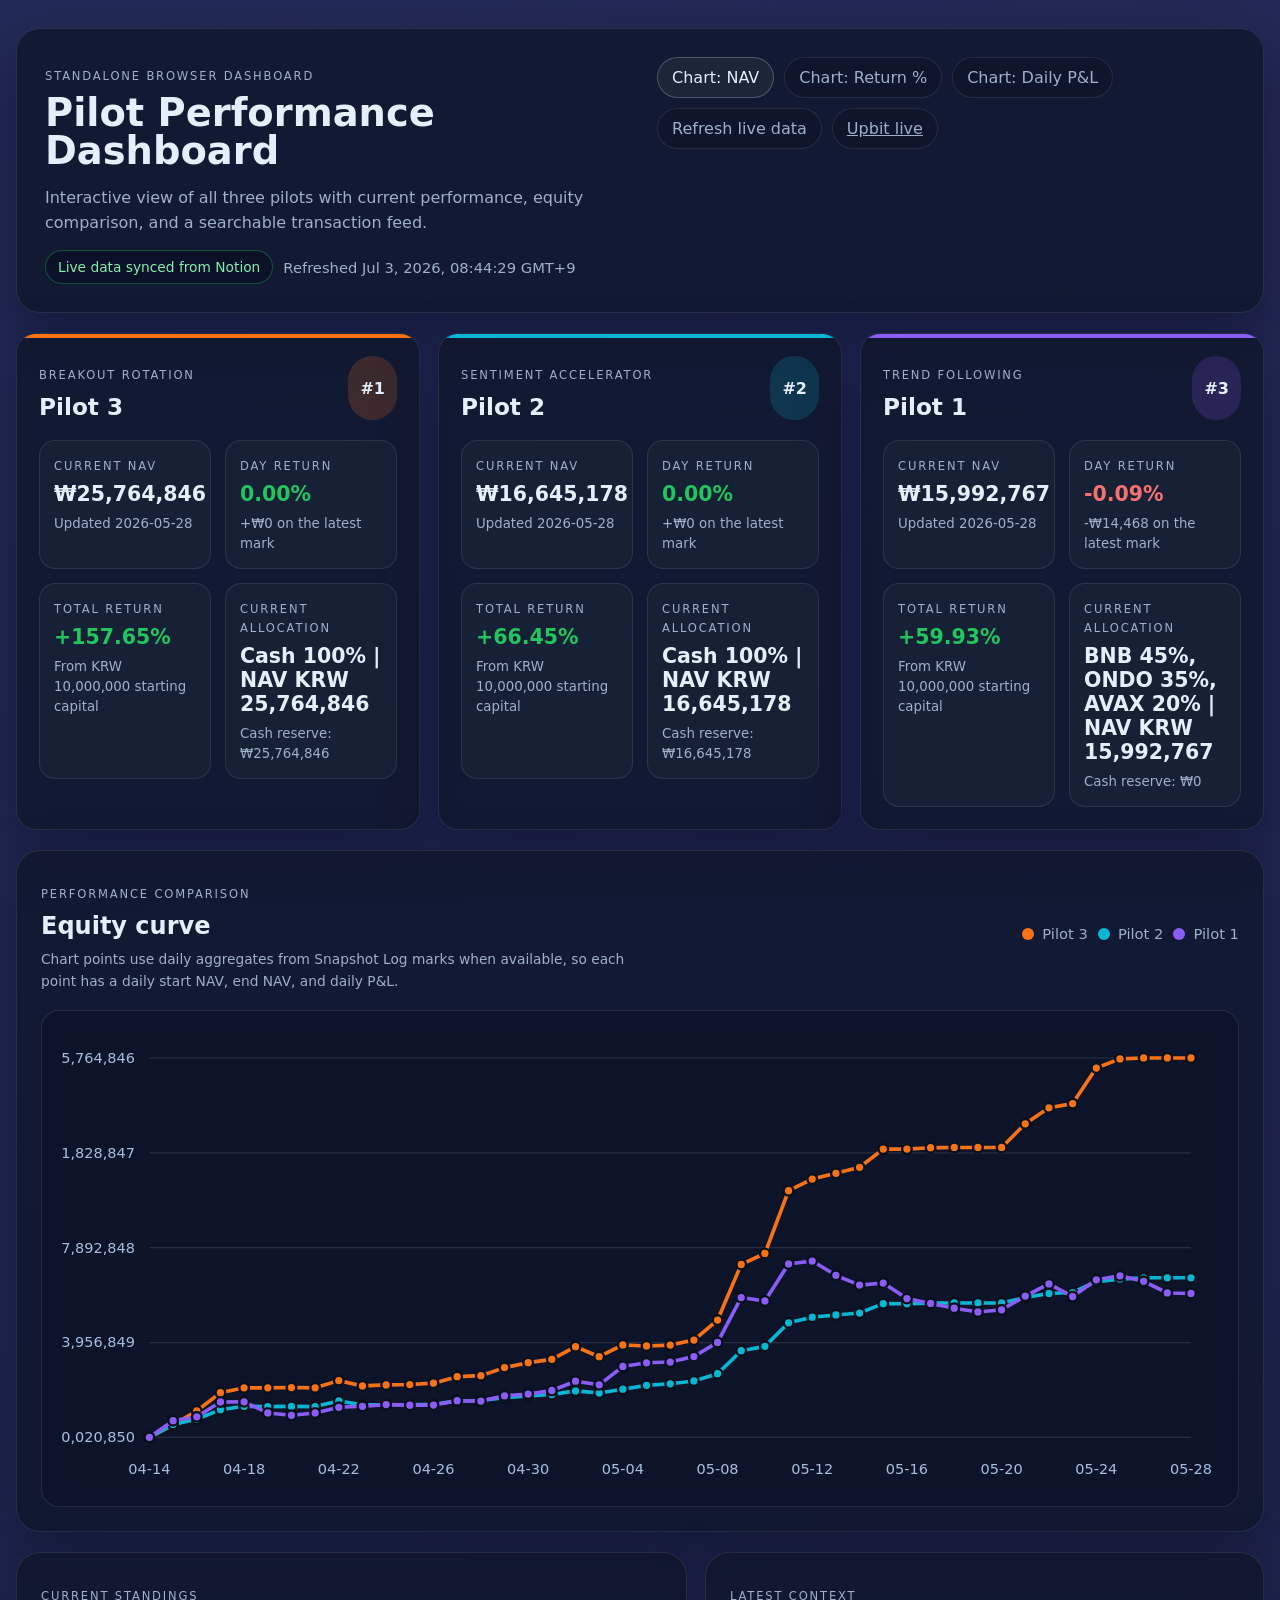
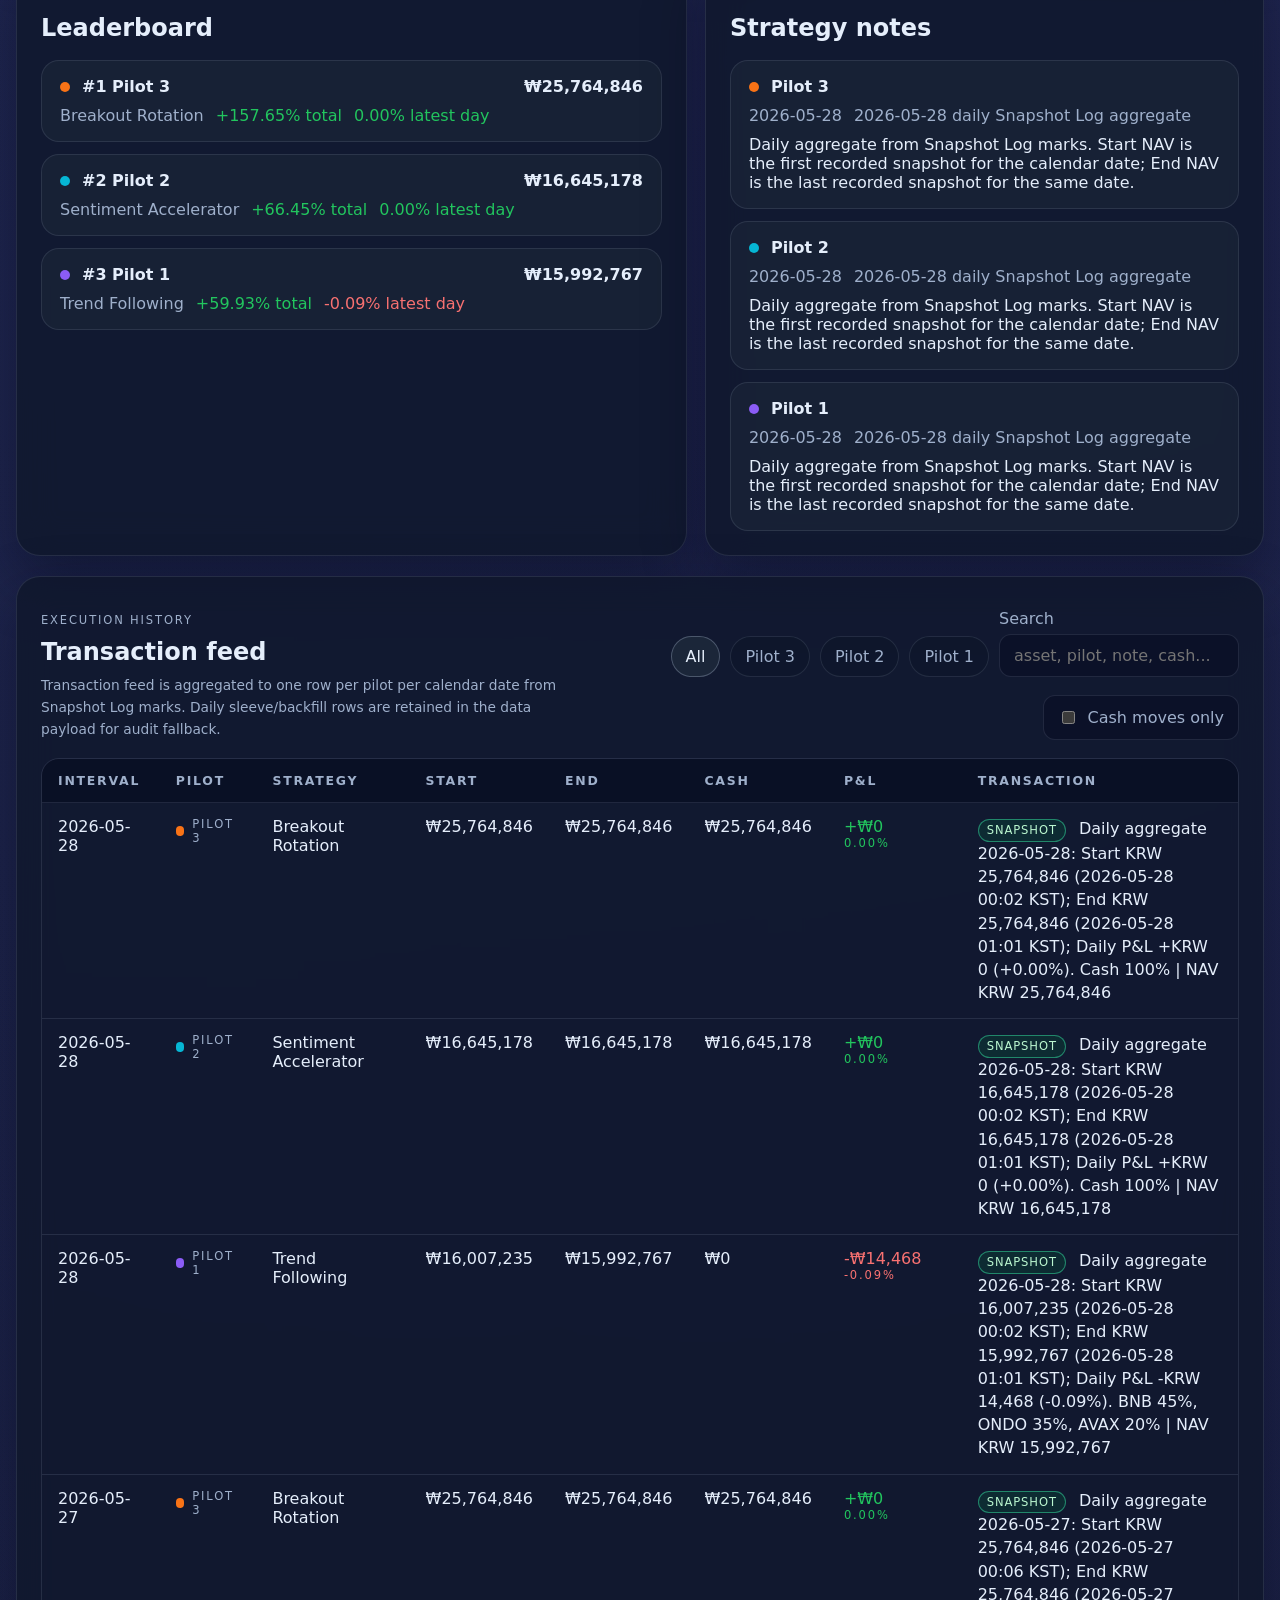
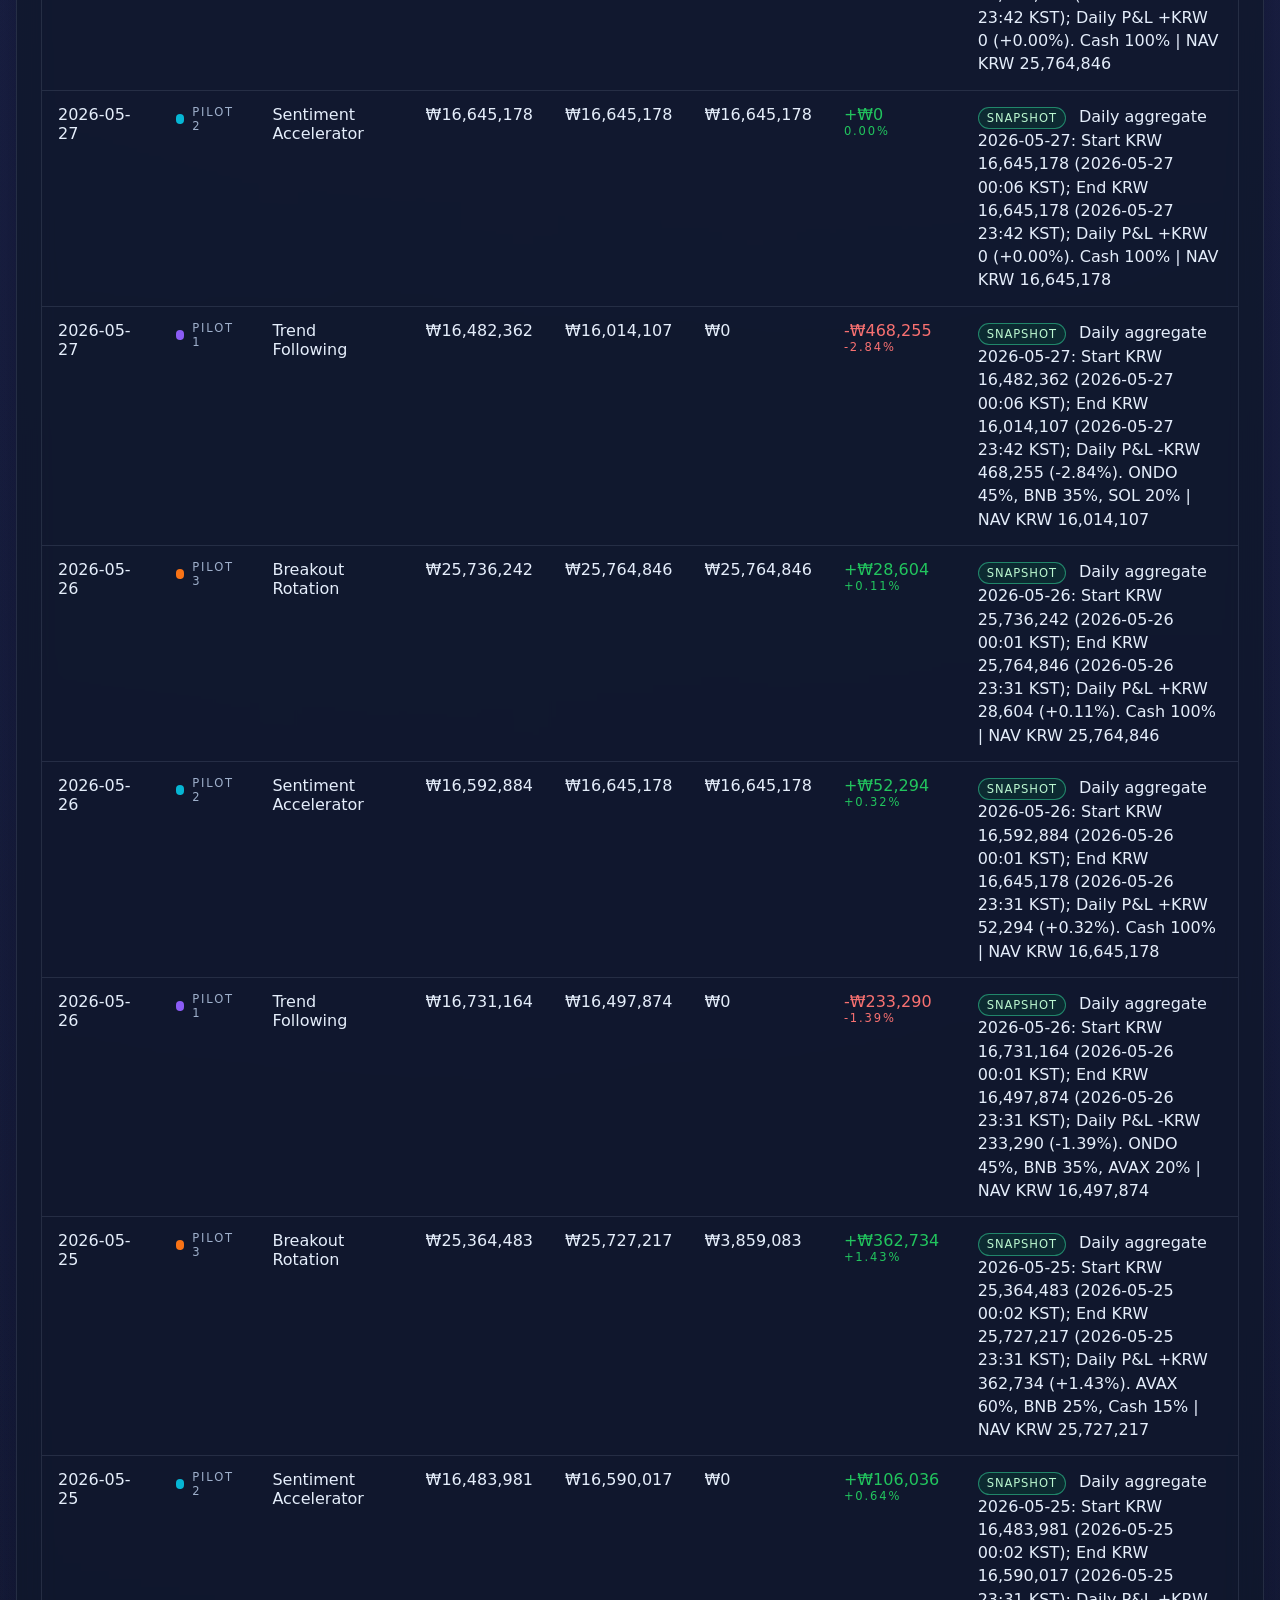
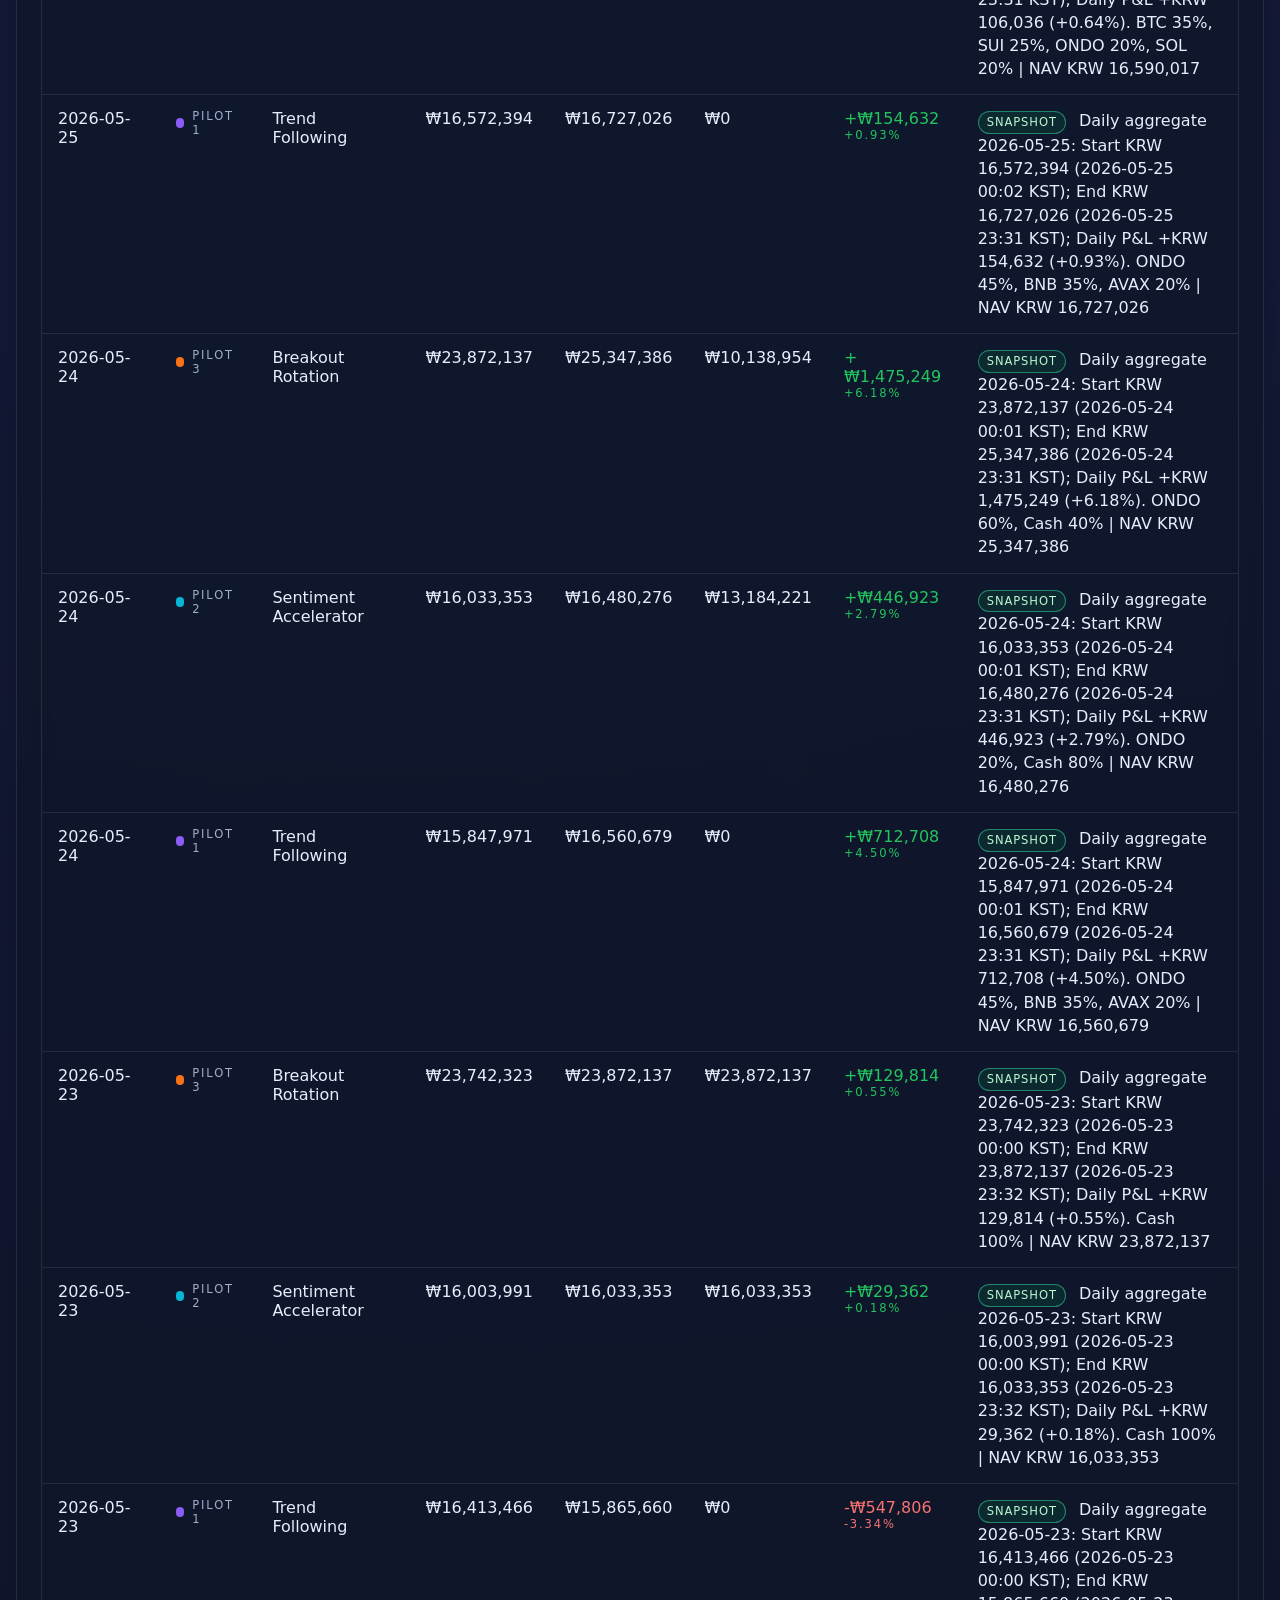
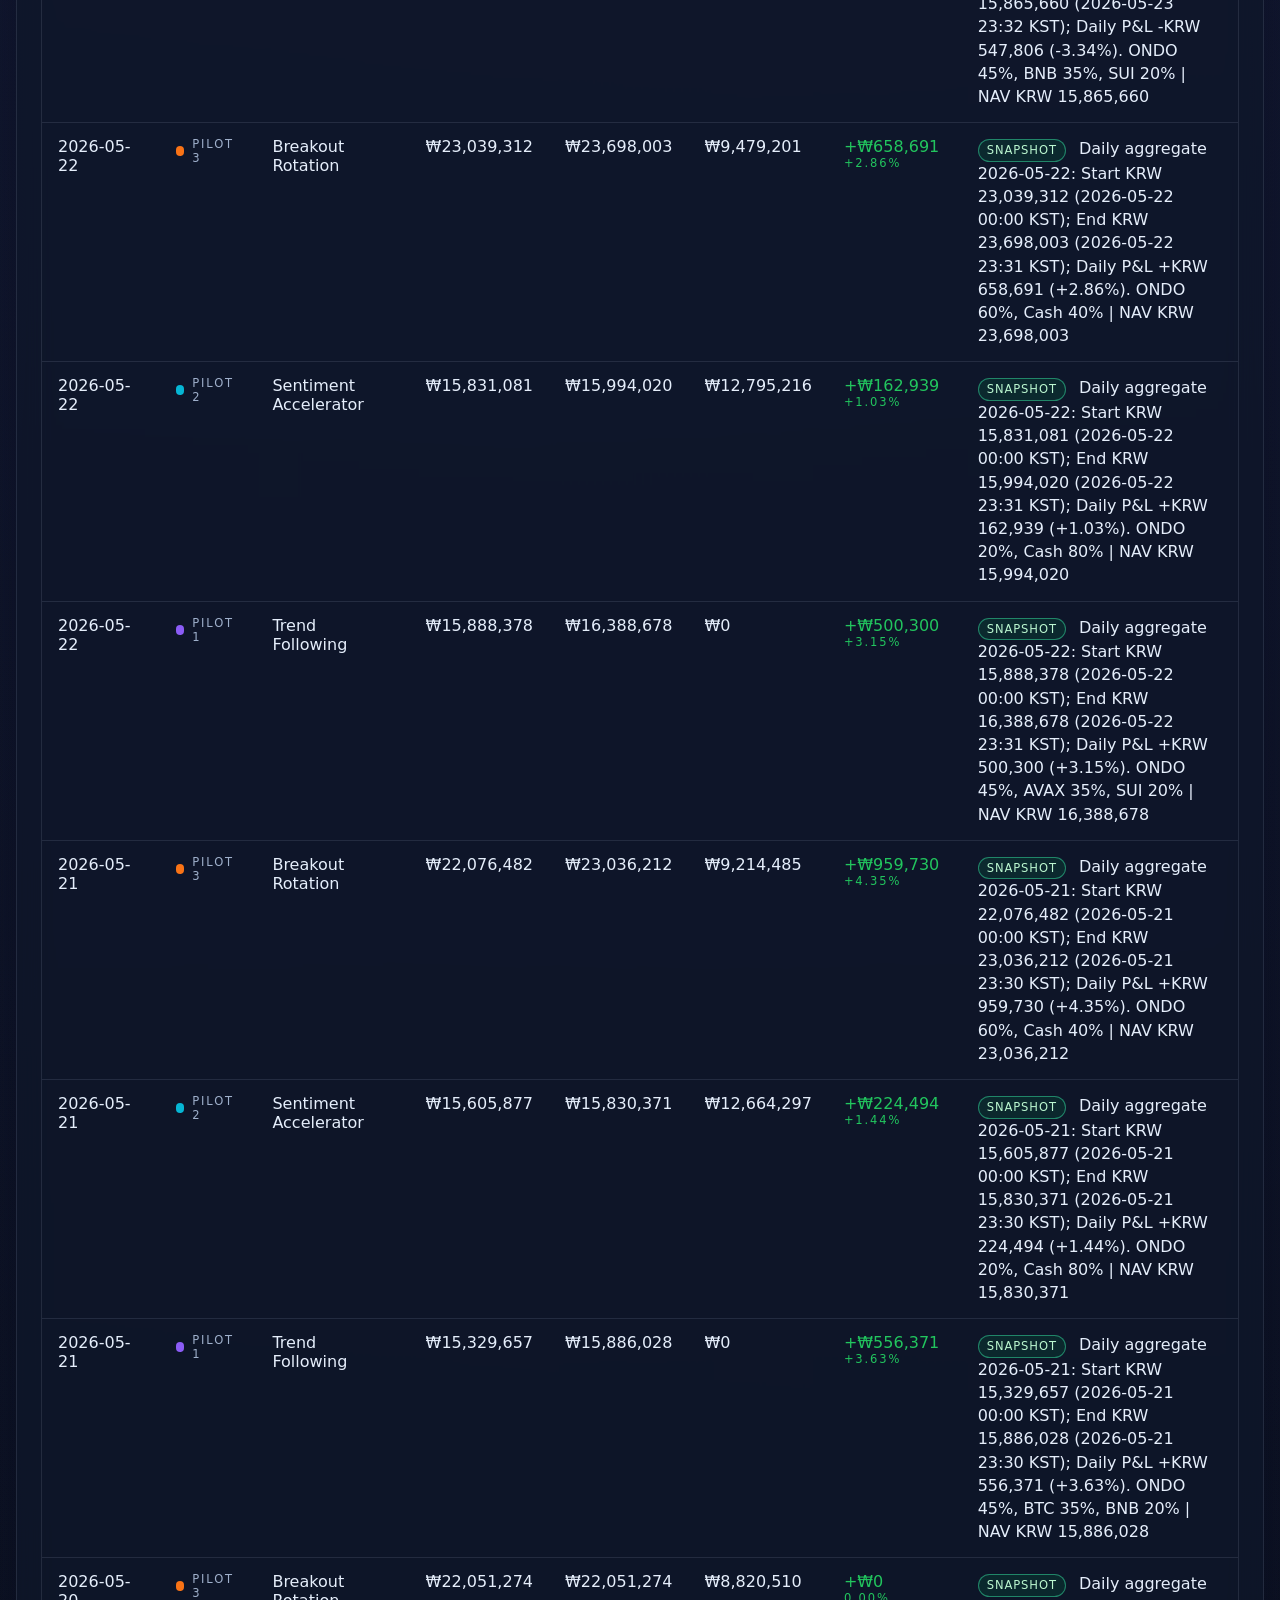
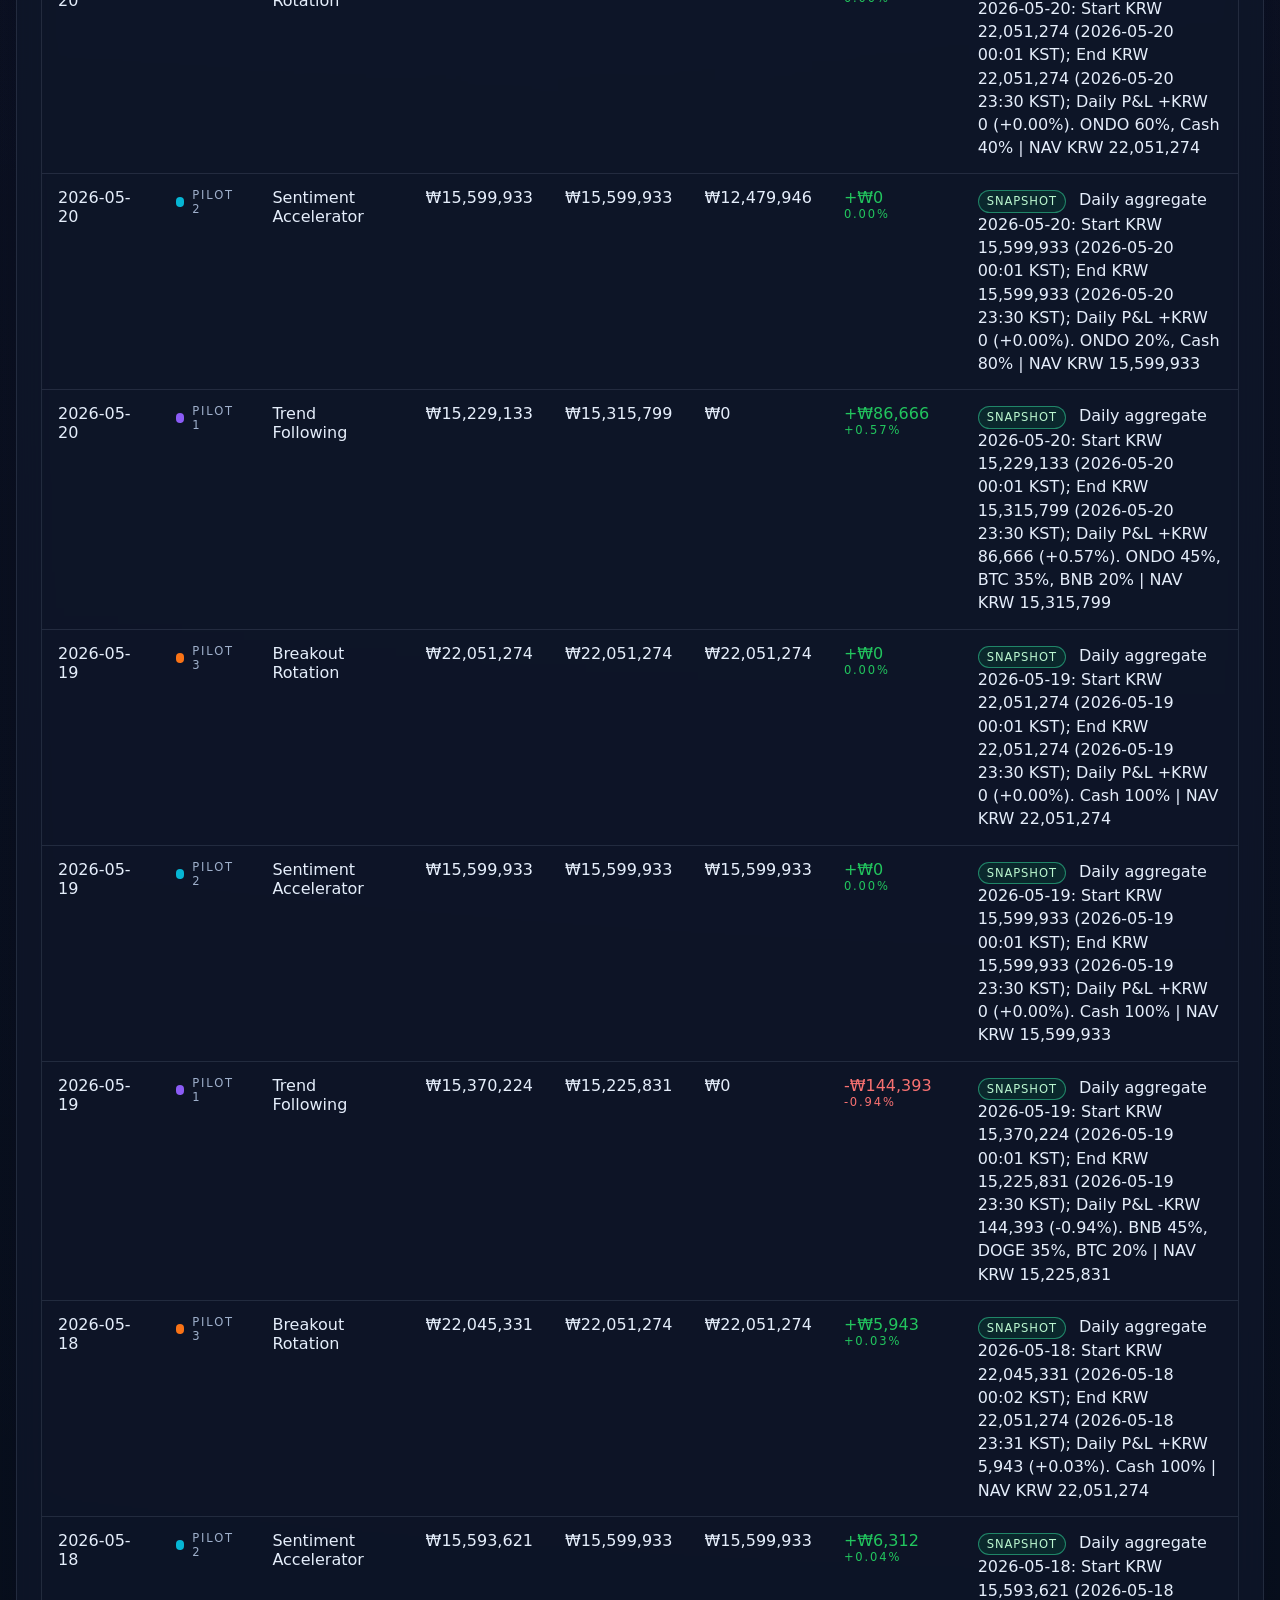
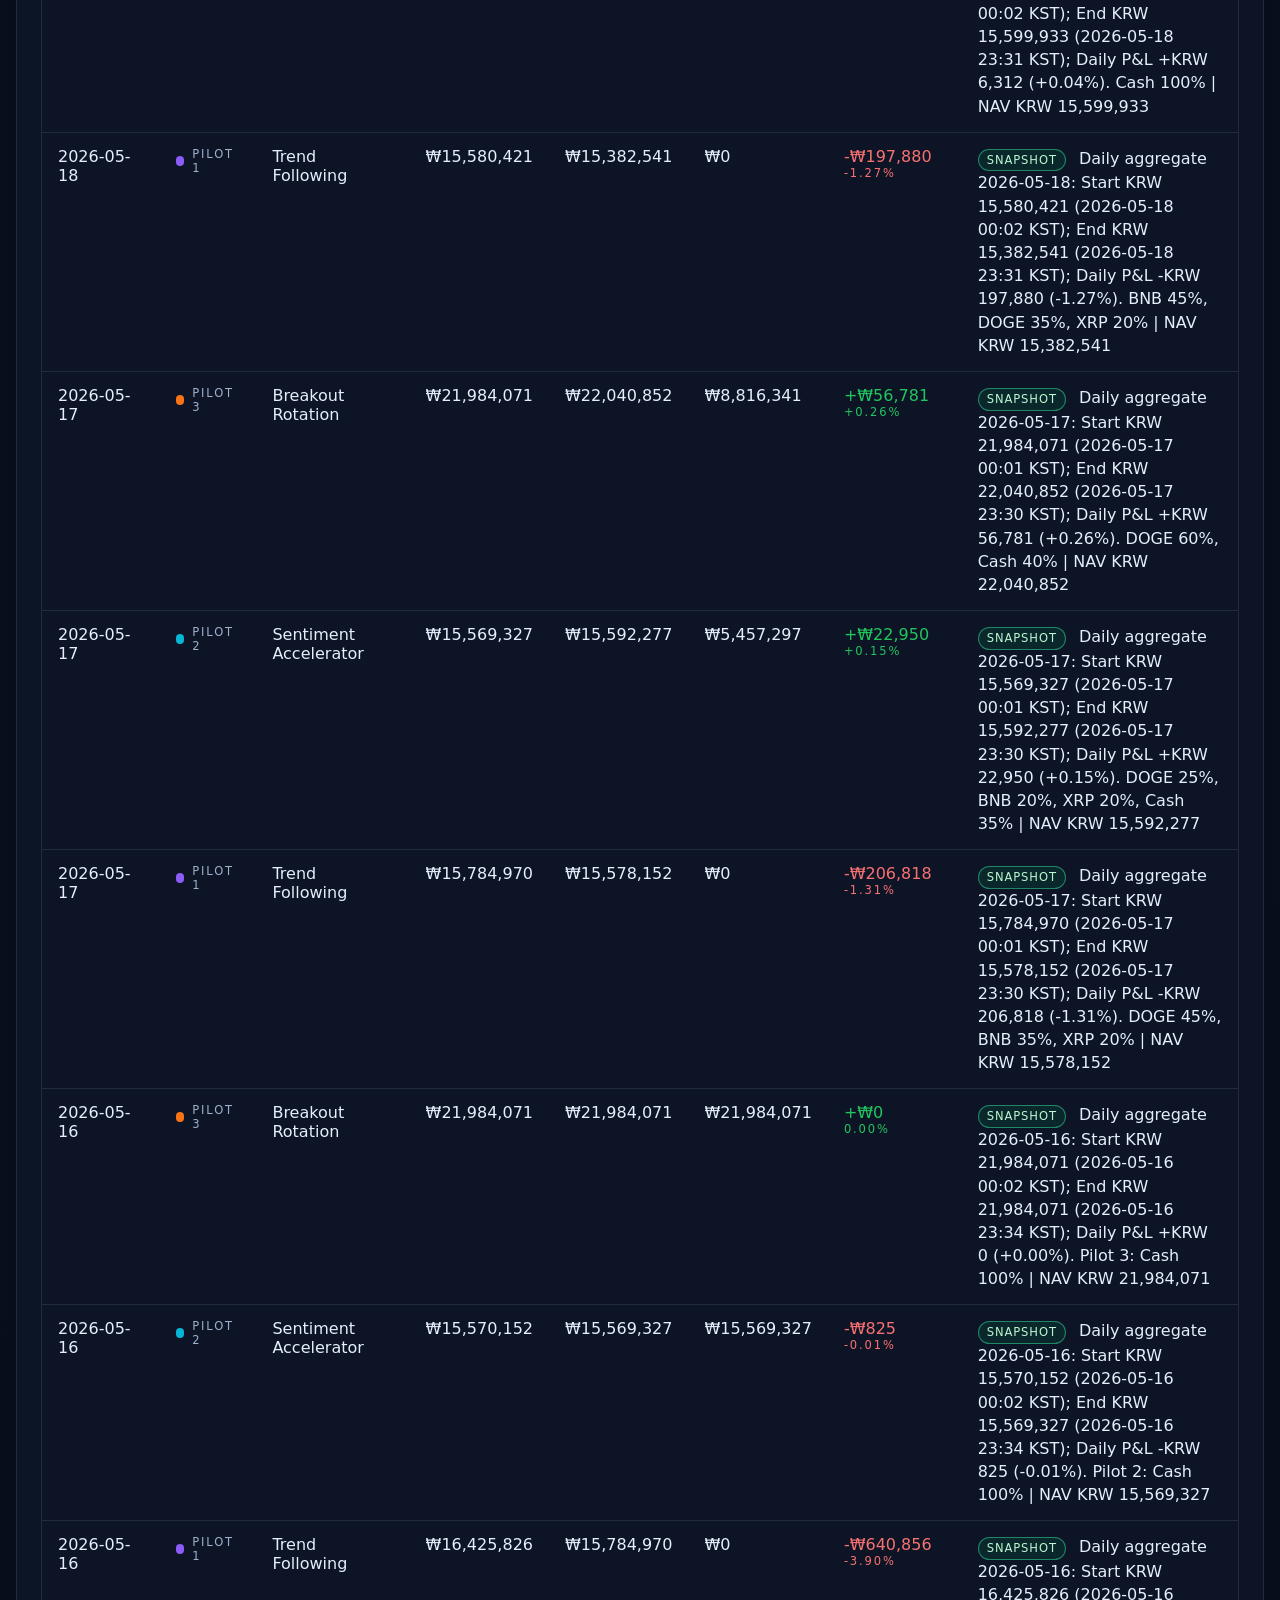
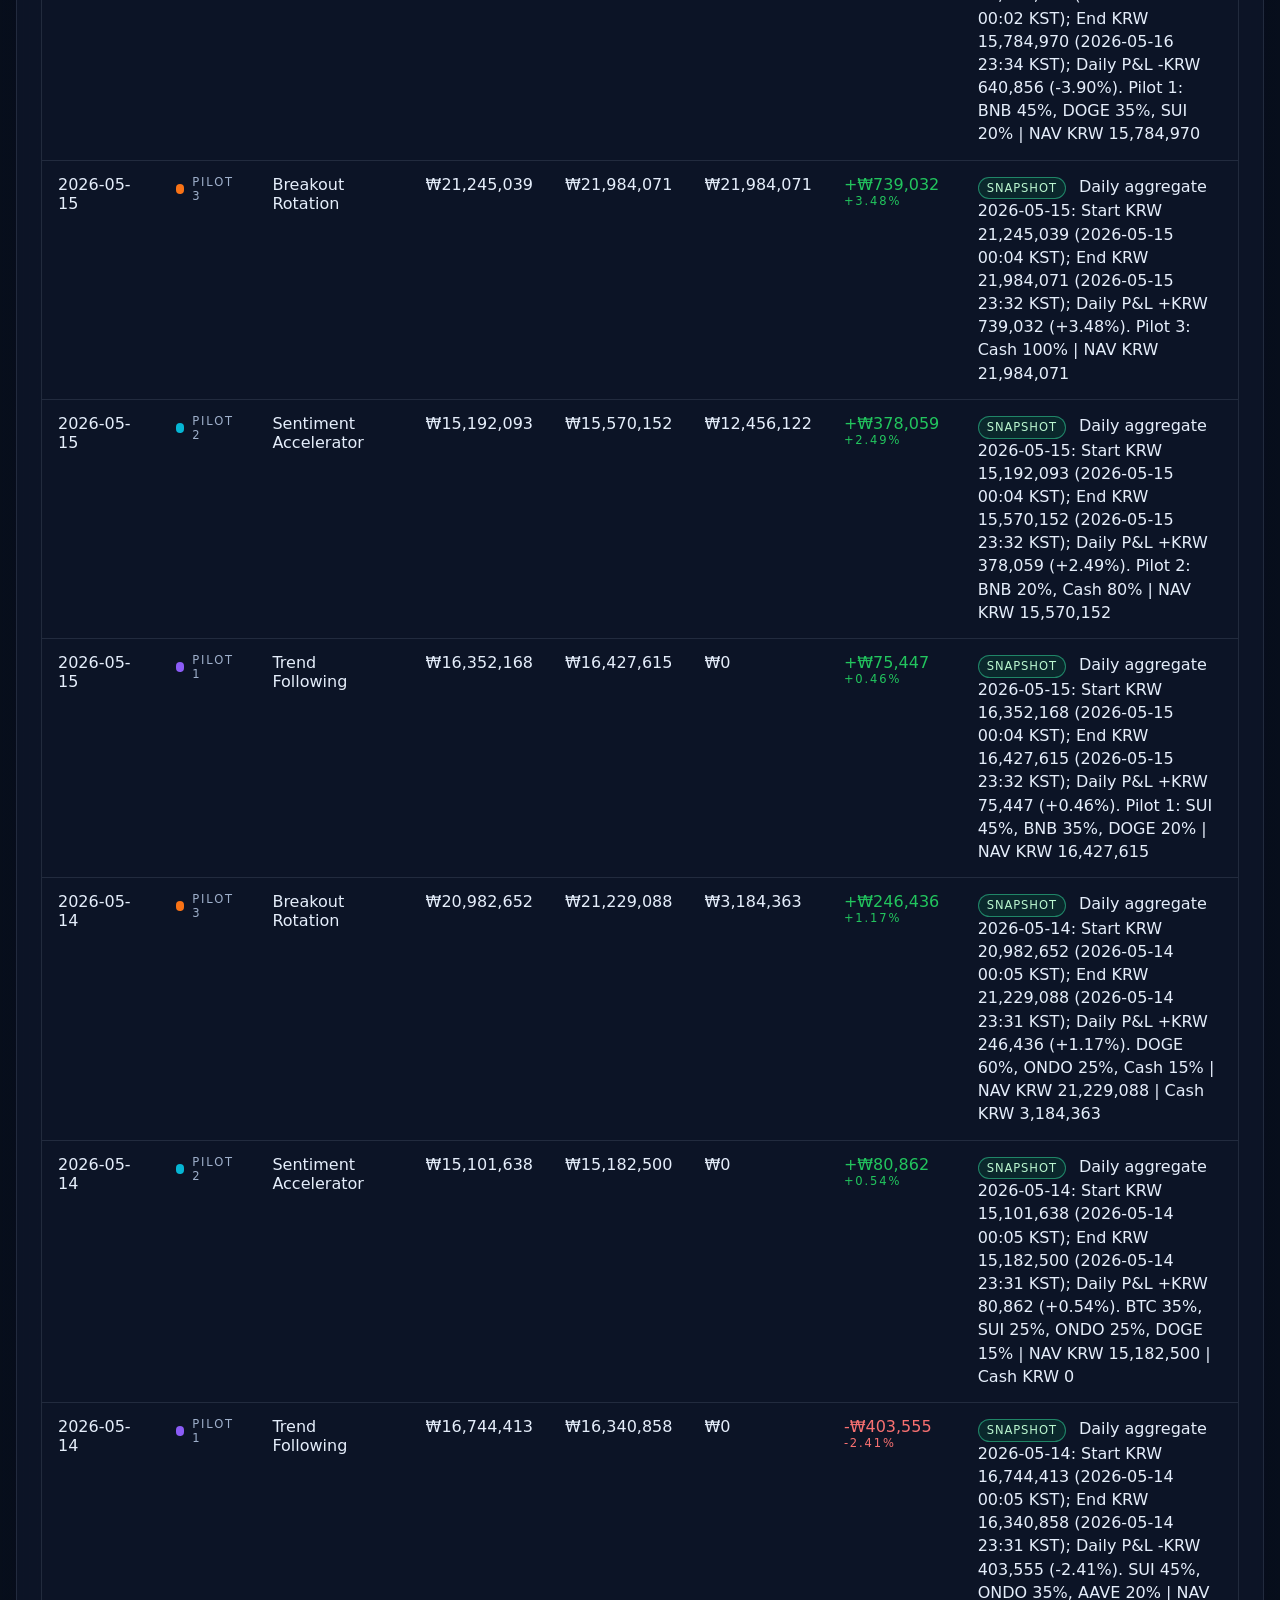
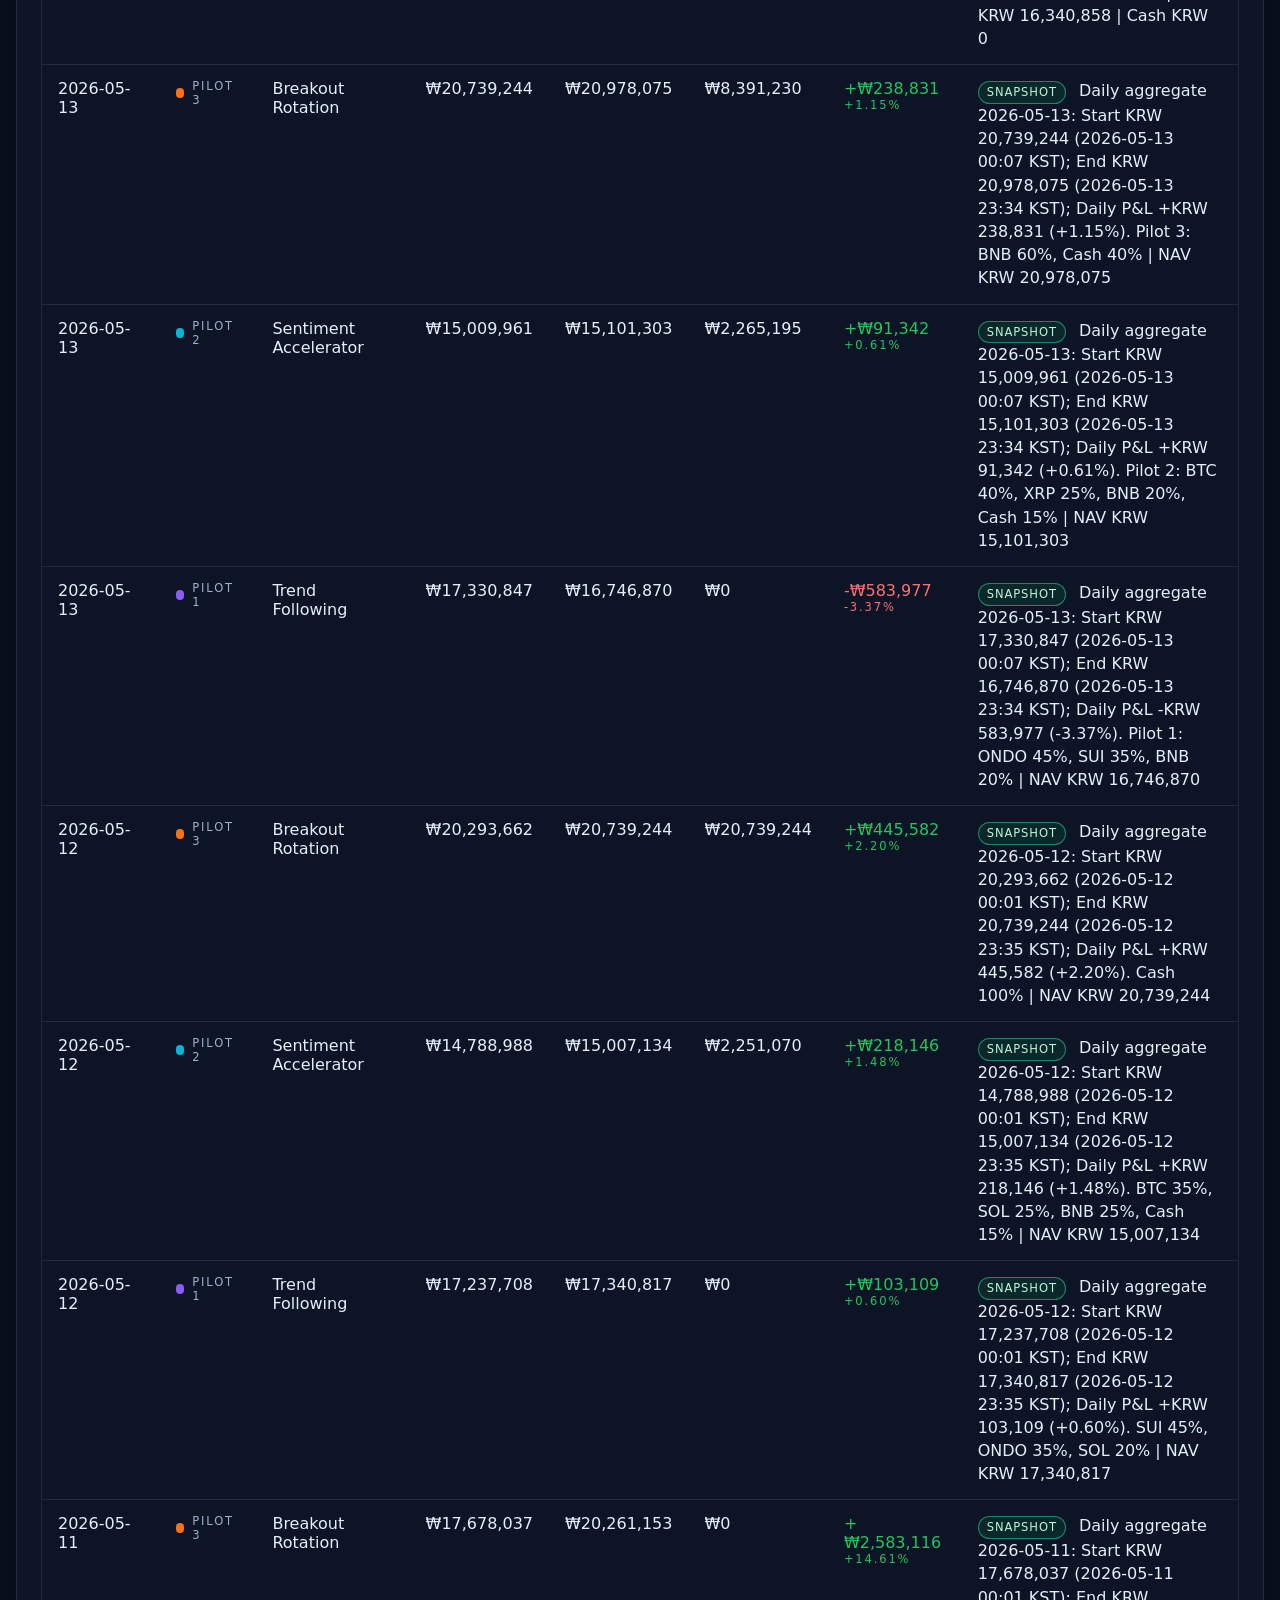
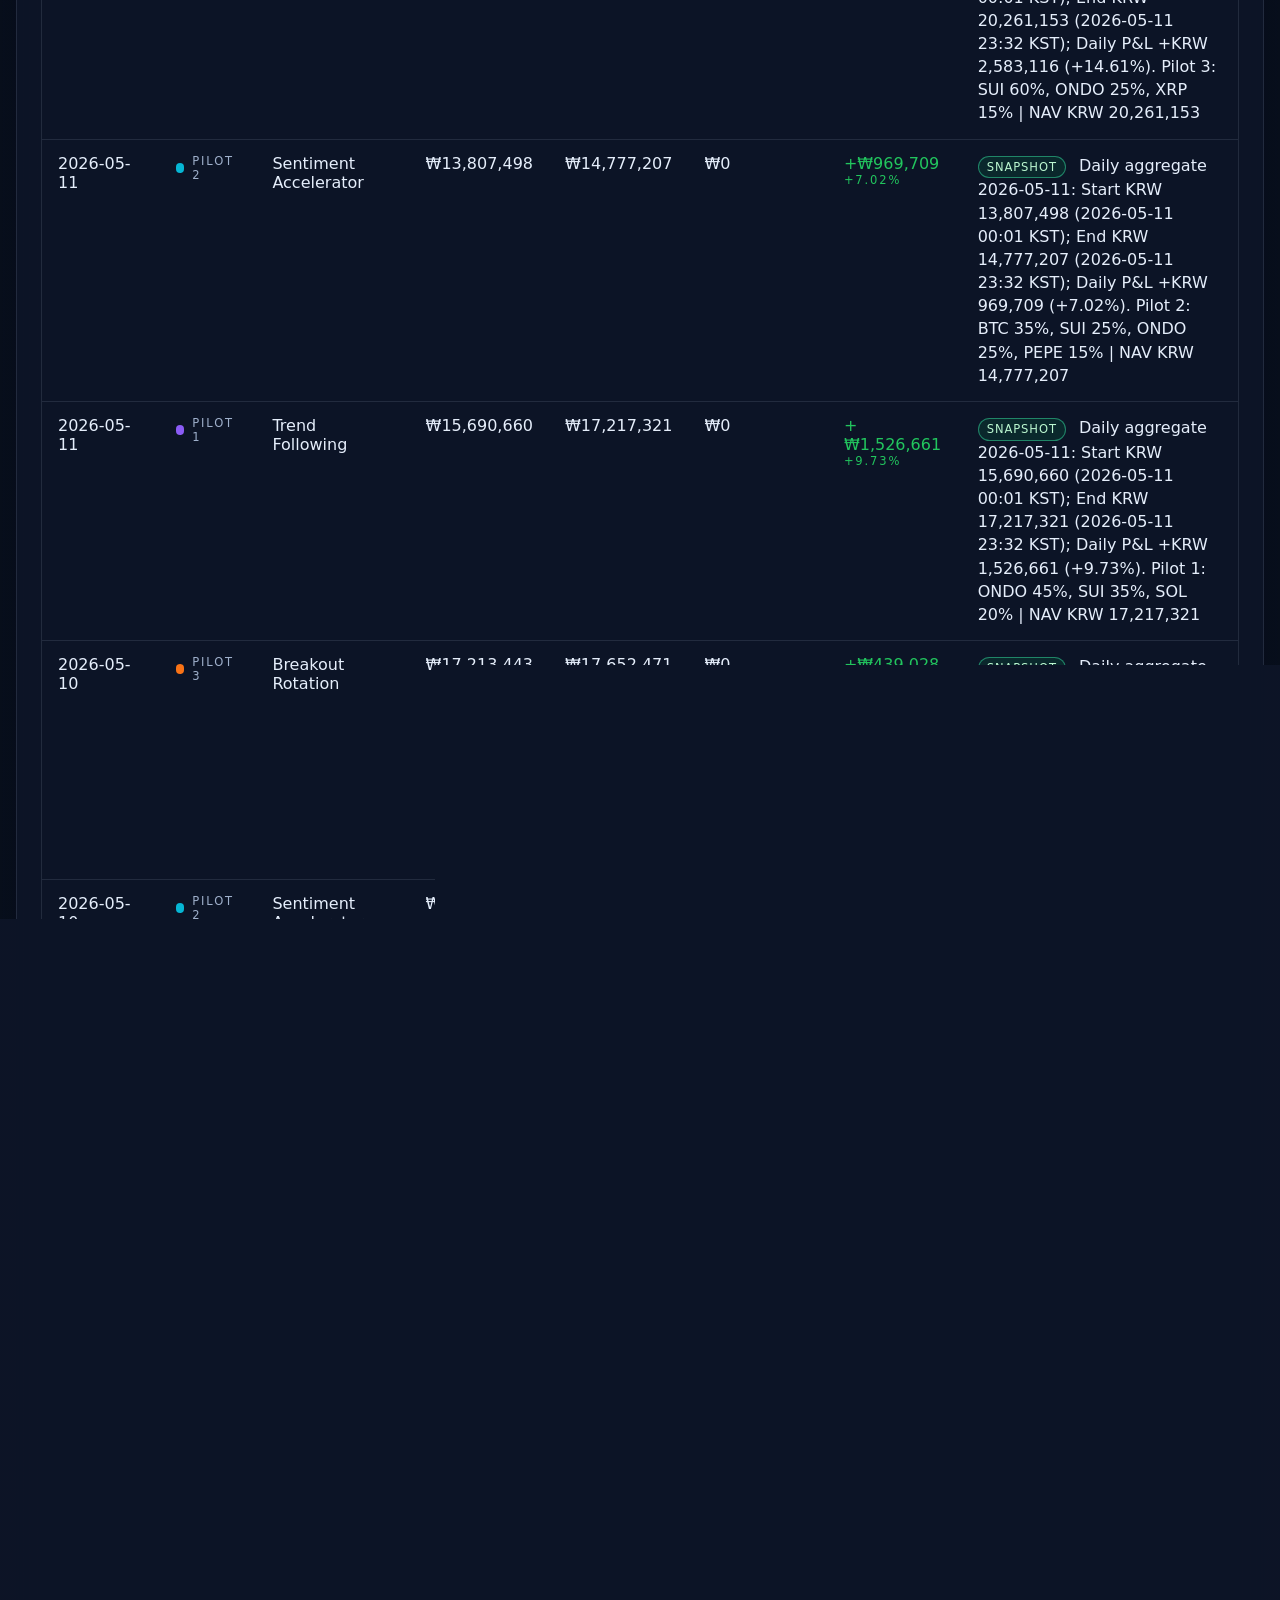
<file: index.html>
<!doctype html>
<html lang="en">
  <head>
    <meta charset="UTF-8" />
    <meta name="viewport" content="width=device-width, initial-scale=1.0" />
    <title>Pilot Performance Dashboard</title>
    <link rel="stylesheet" href="./styles.css" />
  </head>
  <body>
    <div class="shell">
      <header class="hero">
        <div>
          <p class="eyebrow">Standalone browser dashboard</p>
          <h1>Pilot Performance Dashboard</h1>
          <p class="hero-copy">
            Interactive view of all three pilots with current performance, equity comparison, and a searchable transaction feed.
          </p>
          <div class="status-row">
            <span id="dataStatus" class="status-pill status-loading">Loading live data…</span>
            <span id="refreshMeta" class="refresh-meta"></span>
          </div>
        </div>
        <div class="hero-actions">
          <button class="toggle-chip active" data-chart-mode="nav">Chart: NAV</button>
          <button class="toggle-chip" data-chart-mode="return">Chart: Return %</button>
          <button class="toggle-chip" data-chart-mode="dailyPnl">Chart: Daily P&amp;L</button>
          <button class="toggle-chip" id="refreshButton">Refresh live data</button>
          <a class="toggle-chip" href="./upbit.html">Upbit live</a>
        </div>
      </header>

      <section class="summary-grid" id="summaryGrid"></section>

      <section class="panel chart-panel">
        <div class="panel-header">
          <div>
            <p class="panel-kicker">Performance comparison</p>
            <h2>Equity curve</h2>
            <p class="panel-note">Chart points use daily aggregates from Snapshot Log marks when available, so each point has a daily start NAV, end NAV, and daily P&amp;L.</p>
          </div>
          <div class="legend" id="chartLegend"></div>
        </div>
        <div class="chart-wrap">
          <svg id="equityChart" viewBox="0 0 960 380" role="img" aria-label="Pilot performance chart"></svg>
        </div>
      </section>

      <section class="grid-two">
        <section class="panel leaderboard-panel">
          <div class="panel-header">
            <div>
              <p class="panel-kicker">Current standings</p>
              <h2>Leaderboard</h2>
            </div>
          </div>
          <div id="leaderboard"></div>
        </section>

        <section class="panel notes-panel">
          <div class="panel-header">
            <div>
              <p class="panel-kicker">Latest context</p>
              <h2>Strategy notes</h2>
            </div>
          </div>
          <div id="strategyNotes" class="notes-stack"></div>
        </section>
      </section>

      <section class="panel transactions-panel">
        <div class="panel-header panel-header-wrap">
          <div>
            <p class="panel-kicker">Execution history</p>
            <h2>Transaction feed</h2>
            <p class="panel-note">Transaction feed is aggregated to one row per pilot per calendar date from Snapshot Log marks. Daily sleeve/backfill rows are retained in the data payload for audit fallback.</p>
          </div>
          <div class="filters">
            <div class="segmented" id="pilotFilters"></div>
            <label class="search-field">
              <span>Search</span>
              <input id="searchInput" type="search" placeholder="asset, pilot, note, cash..." />
            </label>
            <label class="checkbox-row">
              <input id="cashOnlyToggle" type="checkbox" />
              <span>Cash moves only</span>
            </label>
          </div>
        </div>
        <div class="table-wrap">
          <table>
            <thead>
              <tr>
                <th>Interval</th>
                <th>Pilot</th>
                <th>Strategy</th>
                <th>Start</th>
                <th>End</th>
                <th>Cash</th>
                <th>P&amp;L</th>
                <th>Transaction</th>
              </tr>
            </thead>
            <tbody id="transactionsBody"></tbody>
          </table>
        </div>
      </section>
    </div>

    <script type="module" src="./app.js"></script>
  </body>
</html>
</file>
<file: styles.css>
:root {
  color-scheme: dark;
  --bg: #09111f;
  --bg-elevated: rgba(15, 23, 42, 0.78);
  --bg-soft: rgba(30, 41, 59, 0.52);
  --line: rgba(148, 163, 184, 0.16);
  --text: #e5eefb;
  --muted: #9fb0cb;
  --green: #22c55e;
  --red: #f87171;
  --shadow: 0 24px 60px rgba(2, 6, 23, 0.4);
  font-family: Inter, ui-sans-serif, system-ui, -apple-system, BlinkMacSystemFont, "Segoe UI", sans-serif;
}

* {
  box-sizing: border-box;
}

body {
  margin: 0;
  min-height: 100vh;
  background:
    radial-gradient(circle at top left, rgba(59, 130, 246, 0.16), transparent 24%),
    radial-gradient(circle at top right, rgba(168, 85, 247, 0.14), transparent 28%),
    linear-gradient(180deg, #09111f 0%, #08101a 100%);
  color: var(--text);
}

button,
input {
  font: inherit;
}

.shell {
  width: min(1400px, calc(100vw - 32px));
  margin: 0 auto;
  padding: 28px 0 40px;
}

.hero,
.panel,
.summary-card {
  backdrop-filter: blur(18px);
  background: var(--bg-elevated);
  border: 1px solid var(--line);
  box-shadow: var(--shadow);
}

.hero {
  display: flex;
  justify-content: space-between;
  gap: 24px;
  align-items: flex-start;
  padding: 28px;
  border-radius: 24px;
}

.eyebrow,
.panel-kicker,
.metric-label,
.table-chip,
.mini-label {
  text-transform: uppercase;
  letter-spacing: 0.16em;
  font-size: 0.72rem;
  color: var(--muted);
}

.hero h1,
.panel h2 {
  margin: 0;
}

.hero h1 {
  font-size: clamp(2rem, 3vw, 3.2rem);
  line-height: 1;
  margin-top: 10px;
}

.hero-copy,
.panel-note {
  max-width: 760px;
  margin: 14px 0 0;
  color: var(--muted);
  font-size: 1rem;
  line-height: 1.6;
}

.panel-note {
  max-width: 620px;
  margin-top: 8px;
  font-size: 0.86rem;
}

.hero-actions,
.segmented,
.legend,
.filters,
.status-row {
  display: flex;
  gap: 10px;
  flex-wrap: wrap;
}

.status-row {
  margin-top: 14px;
  align-items: center;
}

.status-pill {
  display: inline-flex;
  align-items: center;
  gap: 8px;
  border-radius: 999px;
  padding: 8px 12px;
  font-size: 0.86rem;
  border: 1px solid var(--line);
  background: rgba(2, 6, 23, 0.36);
}

.status-live {
  color: #86efac;
  border-color: rgba(34, 197, 94, 0.35);
}

.status-fallback {
  color: #fcd34d;
  border-color: rgba(234, 179, 8, 0.35);
}

.status-loading {
  color: #93c5fd;
  border-color: rgba(59, 130, 246, 0.35);
}

.refresh-meta {
  color: var(--muted);
  font-size: 0.92rem;
}

.toggle-chip,
.segmented button {
  border: 1px solid var(--line);
  background: rgba(15, 23, 42, 0.72);
  color: var(--muted);
  padding: 10px 14px;
  border-radius: 999px;
  cursor: pointer;
  transition: 150ms ease;
}

.toggle-chip:hover,
.segmented button:hover,
.toggle-chip.active,
.segmented button.active {
  color: var(--text);
  border-color: rgba(148, 163, 184, 0.4);
  background: rgba(30, 41, 59, 0.92);
}

.summary-grid {
  display: grid;
  grid-template-columns: repeat(3, minmax(0, 1fr));
  gap: 18px;
  margin-top: 20px;
}

.summary-card {
  position: relative;
  overflow: hidden;
  border-radius: 20px;
  padding: 22px;
}

.summary-card::before {
  content: "";
  position: absolute;
  inset: 0 0 auto 0;
  height: 4px;
  background: var(--pilot-color);
}

.summary-head,
.panel-header,
.panel-header-wrap {
  display: flex;
  justify-content: space-between;
  gap: 16px;
}

.summary-head h2 {
  margin: 8px 0 0;
  font-size: 1.45rem;
}

.rank-pill {
  display: inline-flex;
  align-items: center;
  gap: 8px;
  padding: 8px 12px;
  border-radius: 999px;
  background: var(--pilot-accent);
  color: var(--text);
  font-weight: 700;
}

.metric-grid {
  display: grid;
  grid-template-columns: repeat(2, minmax(0, 1fr));
  gap: 14px;
  margin-top: 20px;
}

.metric {
  padding: 14px;
  background: var(--bg-soft);
  border: 1px solid var(--line);
  border-radius: 16px;
}

.metric strong {
  display: block;
  font-size: 1.28rem;
  margin-top: 8px;
}

.metric small {
  display: block;
  margin-top: 8px;
  color: var(--muted);
  line-height: 1.5;
}

.panel {
  border-radius: 24px;
  padding: 24px;
  margin-top: 20px;
}

.chart-wrap {
  margin-top: 18px;
  padding: 18px;
  border-radius: 18px;
  background: rgba(2, 6, 23, 0.24);
  border: 1px solid var(--line);
}

#equityChart {
  width: 100%;
  height: auto;
  display: block;
}

.legend-item {
  display: inline-flex;
  align-items: center;
  gap: 8px;
  color: var(--muted);
  font-size: 0.92rem;
}

.legend-swatch {
  width: 12px;
  height: 12px;
  border-radius: 999px;
}

.grid-two {
  display: grid;
  grid-template-columns: 1.2fr 1fr;
  gap: 18px;
}

.leaderboard-item,
.note-card {
  display: grid;
  gap: 10px;
  padding: 16px 18px;
  border-radius: 18px;
  background: var(--bg-soft);
  border: 1px solid var(--line);
}

.leaderboard-stack,
.notes-stack {
  display: grid;
  gap: 12px;
  margin-top: 18px;
}

.leaderboard-top {
  display: flex;
  justify-content: space-between;
  gap: 16px;
  align-items: center;
}

.pilot-line {
  display: flex;
  gap: 12px;
  align-items: center;
  flex-wrap: wrap;
}

.dot {
  width: 10px;
  height: 10px;
  border-radius: 999px;
  background: var(--pilot-color);
}

.value-row,
.note-meta {
  display: flex;
  gap: 12px;
  flex-wrap: wrap;
  color: var(--muted);
}

.positive {
  color: var(--green);
}

.negative {
  color: var(--red);
}

.filters {
  align-items: flex-end;
  justify-content: flex-end;
}

.search-field,
.checkbox-row {
  display: grid;
  gap: 6px;
  color: var(--muted);
}

.search-field input {
  min-width: 240px;
  padding: 11px 14px;
  border-radius: 12px;
  border: 1px solid var(--line);
  background: rgba(2, 6, 23, 0.3);
  color: var(--text);
}

.checkbox-row {
  grid-auto-flow: column;
  align-items: center;
  gap: 10px;
  padding: 12px 14px;
  border-radius: 12px;
  border: 1px solid var(--line);
  background: rgba(2, 6, 23, 0.3);
}

.table-wrap {
  overflow: auto;
  margin-top: 18px;
  border-radius: 18px;
  border: 1px solid var(--line);
}

table {
  width: 100%;
  border-collapse: collapse;
  min-width: 1120px;
}

thead {
  background: rgba(2, 6, 23, 0.42);
}

th,
td {
  text-align: left;
  padding: 14px 16px;
  border-bottom: 1px solid var(--line);
  vertical-align: top;
}

th {
  font-size: 0.78rem;
  letter-spacing: 0.14em;
  text-transform: uppercase;
  color: var(--muted);
}

tbody tr:hover {
  background: rgba(30, 41, 59, 0.38);
}

.estimated-retro-row {
  background: rgba(59, 130, 246, 0.08);
}

.estimated-retro-row .transaction-copy {
  color: #dbeafe;
}

.carry-forward-row {
  background: rgba(148, 163, 184, 0.06);
}

.carry-forward-row .transaction-copy {
  color: var(--muted);
}

.carry-forward-badge,
.estimated-retro-badge,
.snapshot-badge {
  display: inline-flex;
  margin-right: 8px;
  padding: 2px 8px;
  border-radius: 999px;
  border: 1px solid rgba(148, 163, 184, 0.35);
  color: #cbd5e1;
  background: rgba(15, 23, 42, 0.7);
  font-size: 0.72rem;
  letter-spacing: 0.08em;
  text-transform: uppercase;
}

.estimated-retro-badge {
  border-color: rgba(96, 165, 250, 0.55);
  color: #bfdbfe;
  background: rgba(30, 64, 175, 0.35);
}

.snapshot-badge {
  border-color: rgba(52, 211, 153, 0.55);
  color: #bbf7d0;
  background: rgba(6, 78, 59, 0.35);
}

.transaction-copy {
  max-width: 520px;
  color: var(--text);
  line-height: 1.45;
}

.table-chip {
  display: inline-flex;
  align-items: center;
  gap: 8px;
}

.empty {
  padding: 24px;
  color: var(--muted);
  text-align: center;
}

.chart-label,
.chart-grid-label {
  fill: rgba(191, 219, 254, 0.86);
  font-size: 12px;
}

.chart-grid {
  stroke: rgba(148, 163, 184, 0.18);
  stroke-width: 1;
}

.chart-path {
  fill: none;
  stroke-width: 3;
  stroke-linecap: round;
  stroke-linejoin: round;
}

.chart-point {
  stroke: #08101a;
  stroke-width: 2;
}

@media (max-width: 1100px) {
  .summary-grid,
  .grid-two {
    grid-template-columns: 1fr;
  }
}

@media (max-width: 720px) {
  .shell {
    width: min(100vw - 20px, 1400px);
    padding-top: 14px;
  }

  .hero,
  .panel,
  .summary-card {
    padding: 18px;
    border-radius: 18px;
  }

  .hero,
  .panel-header,
  .panel-header-wrap {
    flex-direction: column;
  }

  .filters {
    justify-content: flex-start;
  }

  .search-field input {
    min-width: 0;
    width: 100%;
  }

  table {
    min-width: 880px;
  }
}
</file>
